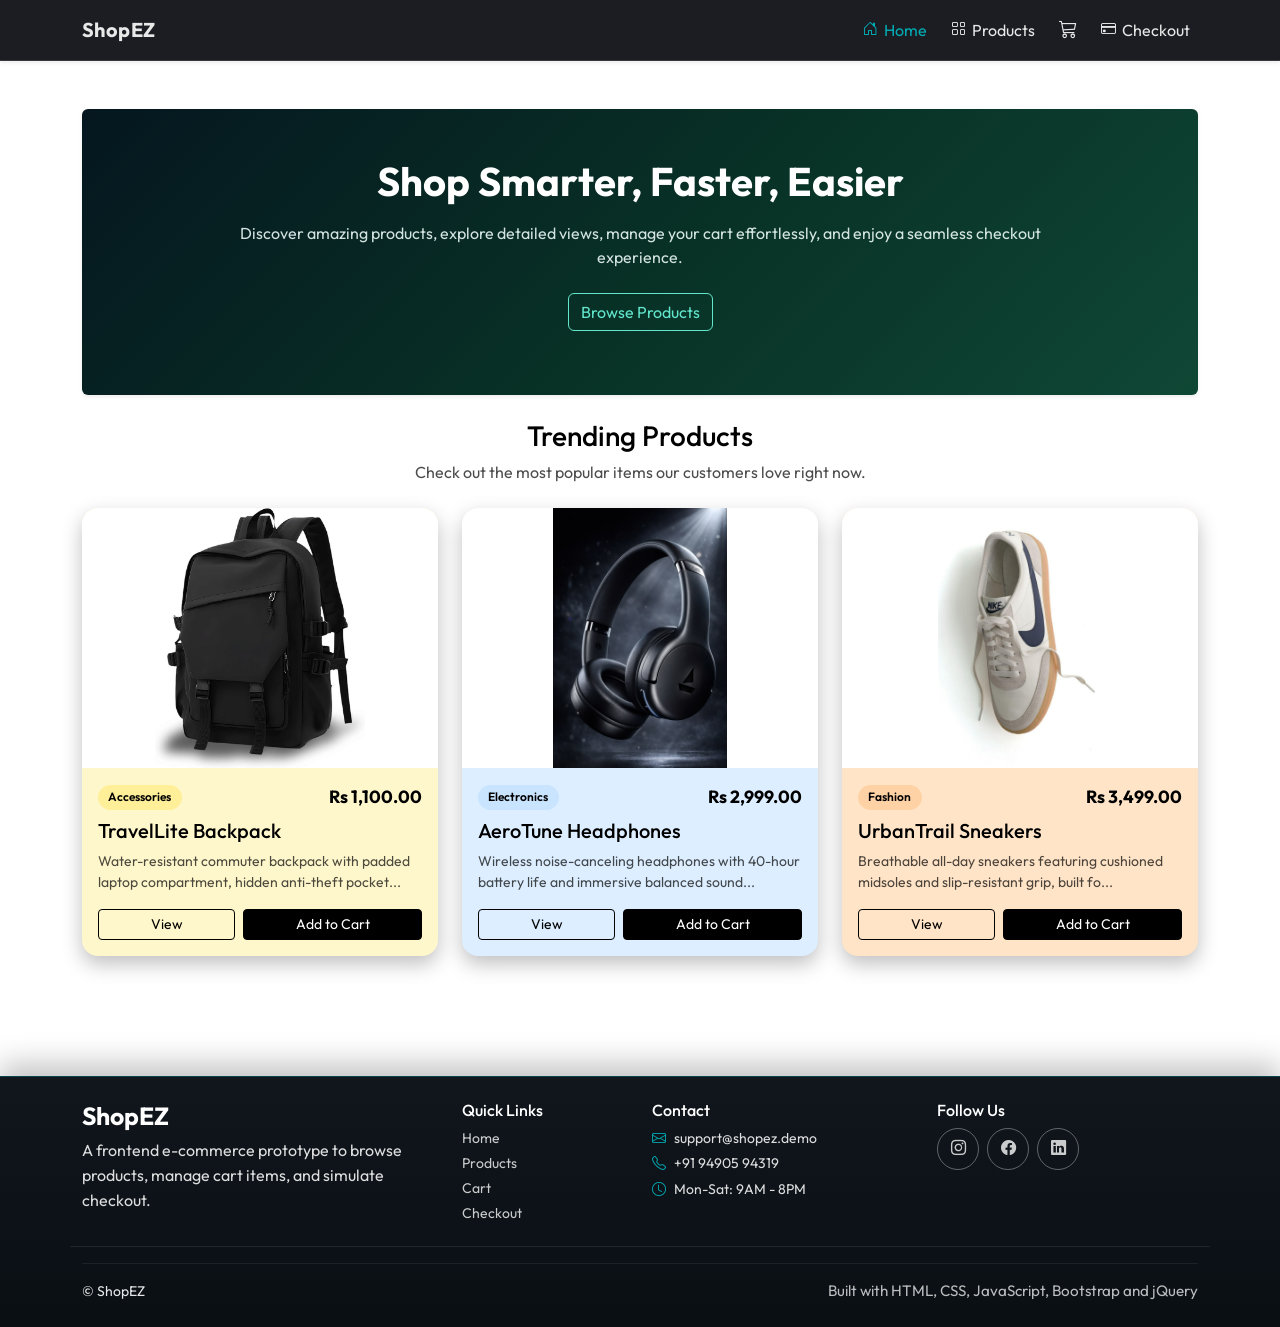
<file: index.html>
<!DOCTYPE html>
<html lang="en">
<head>
  <meta charset="UTF-8">
  <meta name="viewport" content="width=device-width, initial-scale=1.0">
  <title>ShopEZ | Home</title>
  <link rel="preconnect" href="https://fonts.googleapis.com">
  <link rel="preconnect" href="https://fonts.gstatic.com" crossorigin>
  <link href="https://fonts.googleapis.com/css2?family=Outfit:wght@400;500;600;700&display=swap" rel="stylesheet">
  <link href="https://cdn.jsdelivr.net/npm/bootstrap@5.3.3/dist/css/bootstrap.min.css" rel="stylesheet">
  <link href="https://cdn.jsdelivr.net/npm/bootstrap-icons@1.11.3/font/bootstrap-icons.css" rel="stylesheet">
  <link rel="stylesheet" href="css/styles.css">
</head>
<body>
  <nav class="navbar navbar-expand-lg bg-white shadow-sm border-bottom sticky-top">
    <div class="container">
      <a class="navbar-brand fw-bold" href="index.html">ShopEZ</a>
      <button class="navbar-toggler" type="button" data-bs-toggle="offcanvas" data-bs-target="#mainNav" aria-controls="mainNav" aria-expanded="false" aria-label="Toggle navigation">
        <span class="navbar-toggler-icon"></span>
      </button>
      <div class="offcanvas offcanvas-end offcanvas-lg" tabindex="-1" id="mainNav" aria-labelledby="mainNavLabel">
        <div class="offcanvas-header d-lg-none">
          <h5 class="offcanvas-title" id="mainNavLabel">Menu</h5>
          <button type="button" class="btn-close btn-close-white" data-bs-dismiss="offcanvas" aria-label="Close"></button>
        </div>
        <div class="offcanvas-body p-lg-0">
          <ul class="navbar-nav ms-auto align-items-lg-center gap-lg-2">
          <li class="nav-item">
            <a class="nav-link active" aria-current="page" href="index.html"><i class="bi bi-house-door"></i><span>Home</span></a>
          </li>
          <li class="nav-item">
            <a class="nav-link" href="products.html"><i class="bi bi-grid"></i><span>Products</span></a>
          </li>
          <li class="nav-item">
            <a class="nav-link nav-cart-icon position-relative" href="cart.html" aria-label="Cart">
              <i class="bi bi-cart3"></i>
              <span class="cart-count badge rounded-pill bg-primary position-absolute d-none">0</span>
            </a>
          </li>
          <li class="nav-item">
            <a class="nav-link" href="checkout.html"><i class="bi bi-credit-card"></i><span>Checkout</span></a>
          </li>
        </ul>
        </div>
      </div>
    </div>
  </nav>

  <main class="container py-4 py-md-5">
    <section class="mb-4">
      <div class="card border-0 shadow-sm p-4 p-md-5 text-center home-hero">
        <h1 class="display-6 fw-bold mb-3">Shop Smarter, Faster, Easier</h1>
        <p class="mb-4 home-hero-subtext">Discover amazing products, explore detailed views, manage your cart effortlessly, and enjoy a seamless checkout experience.</p>
        <div class="d-flex flex-column flex-sm-row justify-content-center gap-2 mb-3">
          <a href="products.html" class="btn btn-outline-primary">Browse Products</a>
        </div>
      </div>
    </section>

    <section class="mb-5">
      <h2 class="h3 mb-2 text-center">Trending Products</h2>
      <p class="text-center mb-4 trending-subtext">Check out the most popular items our customers love right now.</p>
      <section id="featured-grid" class="row g-4">
        <div class="col-12">
          <div class="card border-0 shadow-sm p-4 text-center">
            <p class="mb-0">Loading featured products...</p>
          </div>
        </div>
      </section>
    </section>
  </main>

  <footer class="site-footer mt-4">
    <div class="container py-4">
      <div class="row g-4 footer-top">
        <div class="col-md-4">
          <h2 class="footer-title h4 mb-2">ShopEZ</h2>
          <p class="footer-text mb-0">A frontend e-commerce prototype to browse products, manage cart items, and simulate checkout.</p>
        </div>
        <div class="col-6 col-md-2">
          <h3 class="h6 mb-2">Quick Links</h3>
          <div class="d-flex flex-column gap-1 small footer-links">
            <a href="index.html" class="text-decoration-none">Home</a>
            <a href="products.html" class="text-decoration-none">Products</a>
            <a href="cart.html" class="text-decoration-none">Cart</a>
            <a href="checkout.html" class="text-decoration-none">Checkout</a>
          </div>
        </div>
        <div class="col-6 col-md-3">
          <h3 class="h6 mb-2">Contact</h3>
          <p class="footer-text small mb-1"><i class="bi bi-envelope me-2"></i>support@shopez.demo</p>
          <p class="footer-text small mb-1"><i class="bi bi-telephone me-2"></i>+91 94905 94319</p>
          <p class="footer-text small mb-0"><i class="bi bi-clock me-2"></i>Mon-Sat: 9AM - 8PM</p>
        </div>
        <div class="col-md-3">
          <h3 class="h6 mb-2">Follow Us</h3>
          <div class="d-flex gap-2">
            <a href="https://www.instagram.com/" class="footer-social text-decoration-none" aria-label="Instagram" target="_blank"><i class="bi bi-instagram"></i></a>
            <a href="https://www.facebook.com/" class="footer-social text-decoration-none" aria-label="Facebook" target="_blank"><i class="bi bi-facebook"></i></a>
            <a href="https://www.linkedin.com/" class="footer-social text-decoration-none" aria-label="LinkedIn" target="_blank"><i class="bi bi-linkedin"></i></a>
          </div>
        </div>
      </div>
      <div class="footer-bottom d-flex flex-column flex-md-row justify-content-between align-items-md-center gap-2 pt-3 mt-3">
        <p class="mb-0 small">© ShopEZ </p>
        <p class="mb-0 footer-credit">Built with HTML, CSS, JavaScript, Bootstrap and jQuery</p>
      </div>
    </div>
  </footer>

  <script src="https://code.jquery.com/jquery-3.7.1.min.js"></script>
  <script src="https://cdn.jsdelivr.net/npm/bootstrap@5.3.3/dist/js/bootstrap.bundle.min.js"></script>
  <script src="js/common.js"></script>
  <script src="js/products.js"></script>
</body>
</html>
</file>
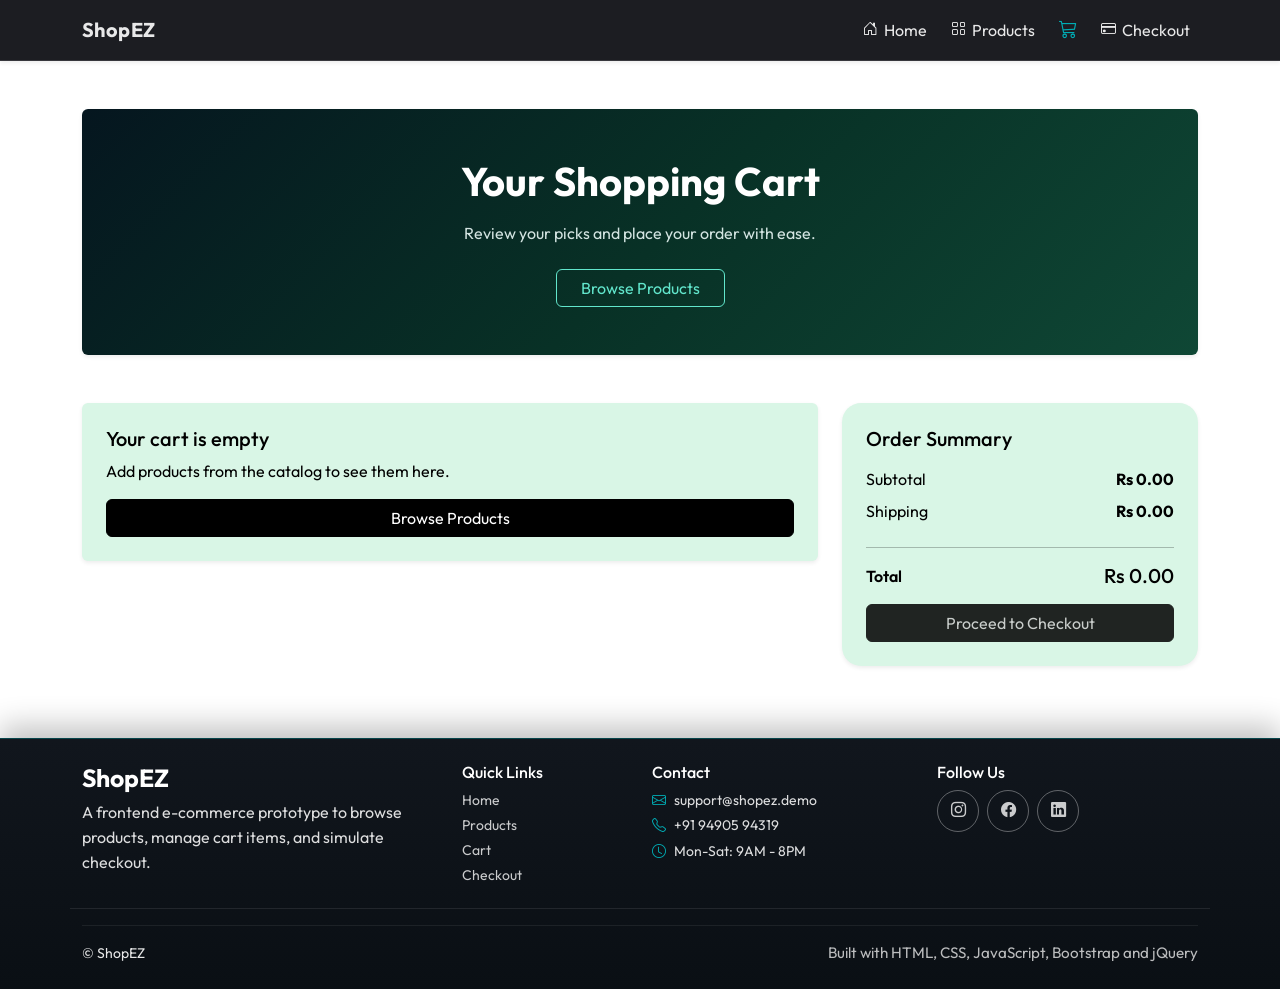
<file: cart.html>
<!DOCTYPE html>
<html lang="en">
<head>
  <meta charset="UTF-8">
  <meta name="viewport" content="width=device-width, initial-scale=1.0">
  <title>ShopEZ | Shopping Cart</title>
  <link rel="preconnect" href="https://fonts.googleapis.com">
  <link rel="preconnect" href="https://fonts.gstatic.com" crossorigin>
  <link href="https://fonts.googleapis.com/css2?family=Outfit:wght@400;500;600;700&display=swap" rel="stylesheet">
  <link href="https://cdn.jsdelivr.net/npm/bootstrap@5.3.3/dist/css/bootstrap.min.css" rel="stylesheet">
  <link href="https://cdn.jsdelivr.net/npm/bootstrap-icons@1.11.3/font/bootstrap-icons.css" rel="stylesheet">
  <link rel="stylesheet" href="css/styles.css">
</head>
<body>
  <nav class="navbar navbar-expand-lg bg-white shadow-sm border-bottom sticky-top">
    <div class="container">
      <a class="navbar-brand fw-bold" href="index.html">ShopEZ</a>
      <button class="navbar-toggler" type="button" data-bs-toggle="offcanvas" data-bs-target="#mainNav" aria-controls="mainNav" aria-expanded="false" aria-label="Toggle navigation">
        <span class="navbar-toggler-icon"></span>
      </button>
      <div class="offcanvas offcanvas-end offcanvas-lg" tabindex="-1" id="mainNav" aria-labelledby="mainNavLabel">
        <div class="offcanvas-header d-lg-none">
          <h5 class="offcanvas-title" id="mainNavLabel">Menu</h5>
          <button type="button" class="btn-close btn-close-white" data-bs-dismiss="offcanvas" aria-label="Close"></button>
        </div>
        <div class="offcanvas-body p-lg-0">
          <ul class="navbar-nav ms-auto align-items-lg-center gap-lg-2">
          <li class="nav-item">
            <a class="nav-link" href="index.html"><i class="bi bi-house-door"></i><span>Home</span></a>
          </li>
          <li class="nav-item">
            <a class="nav-link" href="products.html"><i class="bi bi-grid"></i><span>Products</span></a>
          </li>
          <li class="nav-item">
            <a class="nav-link nav-cart-icon position-relative active" aria-current="page" href="cart.html" aria-label="Cart">
              <i class="bi bi-cart3"></i>
              <span class="cart-count badge rounded-pill bg-primary position-absolute d-none">0</span>
            </a>
          </li>
          <li class="nav-item">
            <a class="nav-link" href="checkout.html"><i class="bi bi-credit-card"></i><span>Checkout</span></a>
          </li>
        </ul>
        </div>
      </div>
    </div>
  </nav>

  <main class="container py-4 py-md-5">
    <section class="card border-0 shadow-sm p-4 p-md-5 text-center home-hero mb-4 mb-md-5">
      <h1 class="display-6 fw-bold mb-3">Your Shopping Cart</h1>
      <p class="mb-4 home-hero-subtext">Review your picks and place your order with ease.</p>
      <div class="d-flex justify-content-center">
        <a href="products.html" class="btn btn-outline-primary px-4">Browse Products</a>
      </div>
    </section>

    <div class="row g-4">
      <div class="col-lg-8">
        <div id="empty-cart-state" class="card border-0 shadow-sm p-4 d-none">
          <h2 class="h5">Your cart is empty</h2>
          <p class="mb-3">Add products from the catalog to see them here.</p>
          <a href="products.html" class="btn btn-primary w-auto">Browse Products</a>
        </div>
        <div id="cart-content-wrap" class="card border-0 shadow-sm p-3 p-md-4 cart-content-wrap">
          <div id="cart-rows" class="vstack gap-3"></div>
          <div class="d-flex justify-content-end pt-3">
            <button id="clear-cart-btn" class="btn btn-outline-danger btn-sm">Clear Cart</button>
          </div>
        </div>
      </div>

      <div class="col-lg-4">
        <div class="card border-0 shadow-sm p-4 order-summary-card">
          <h2 class="h5 mb-3">Order Summary</h2>
          <div class="d-flex justify-content-between mb-2">
            <span>Subtotal</span>
            <strong id="summary-subtotal">Rs 0.00</strong>
          </div>
          <div class="d-flex justify-content-between mb-2">
            <span>Shipping</span>
            <strong id="summary-shipping">Rs 0.00</strong>
          </div>
          <hr>
          <div class="d-flex justify-content-between mb-3">
            <span class="fw-semibold">Total</span>
            <strong id="summary-total" class="h5 mb-0">Rs 0.00</strong>
          </div>
          <a id="checkout-btn" href="checkout.html" class="btn btn-primary w-100">Proceed to Checkout</a>
        </div>
      </div>
    </div>
  </main>

  <footer class="site-footer mt-4">
    <div class="container py-4">
      <div class="row g-4 footer-top">
        <div class="col-md-4">
          <h2 class="footer-title h4 mb-2">ShopEZ</h2>
          <p class="footer-text mb-0">A frontend e-commerce prototype to browse products, manage cart items, and simulate checkout.</p>
        </div>
        <div class="col-6 col-md-2">
          <h3 class="h6 mb-2">Quick Links</h3>
          <div class="d-flex flex-column gap-1 small footer-links">
            <a href="index.html" class="text-decoration-none">Home</a>
            <a href="products.html" class="text-decoration-none">Products</a>
            <a href="cart.html" class="text-decoration-none">Cart</a>
            <a href="checkout.html" class="text-decoration-none">Checkout</a>
          </div>
        </div>
        <div class="col-6 col-md-3">
          <h3 class="h6 mb-2">Contact</h3>
          <p class="footer-text small mb-1"><i class="bi bi-envelope me-2"></i>support@shopez.demo</p>
          <p class="footer-text small mb-1"><i class="bi bi-telephone me-2"></i>+91 94905 94319</p>
          <p class="footer-text small mb-0"><i class="bi bi-clock me-2"></i>Mon-Sat: 9AM - 8PM</p>
        </div>
        <div class="col-md-3">
          <h3 class="h6 mb-2">Follow Us</h3>
          <div class="d-flex gap-2">
            <a href="https://www.instagram.com/" class="footer-social text-decoration-none" aria-label="Instagram" target="_blank"><i class="bi bi-instagram"></i></a>
            <a href="https://www.facebook.com/" class="footer-social text-decoration-none" aria-label="Facebook" target="_blank"><i class="bi bi-facebook"></i></a>
            <a href="https://www.linkedin.com/" class="footer-social text-decoration-none" aria-label="LinkedIn" target="_blank"><i class="bi bi-linkedin"></i></a>
          </div>
        </div>
      </div>
      <div class="footer-bottom d-flex flex-column flex-md-row justify-content-between align-items-md-center gap-2 pt-3 mt-3">
        <p class="mb-0 small">© ShopEZ 
</p>
        <p class="mb-0 footer-credit">Built with HTML, CSS, JavaScript, Bootstrap and jQuery</p>
      </div>
    </div>
  </footer>

  <script src="https://code.jquery.com/jquery-3.7.1.min.js"></script>
  <script src="https://cdn.jsdelivr.net/npm/bootstrap@5.3.3/dist/js/bootstrap.bundle.min.js"></script>
  <script src="js/common.js"></script>
  <script src="js/cart.js"></script>
</body>
</html>
</file>
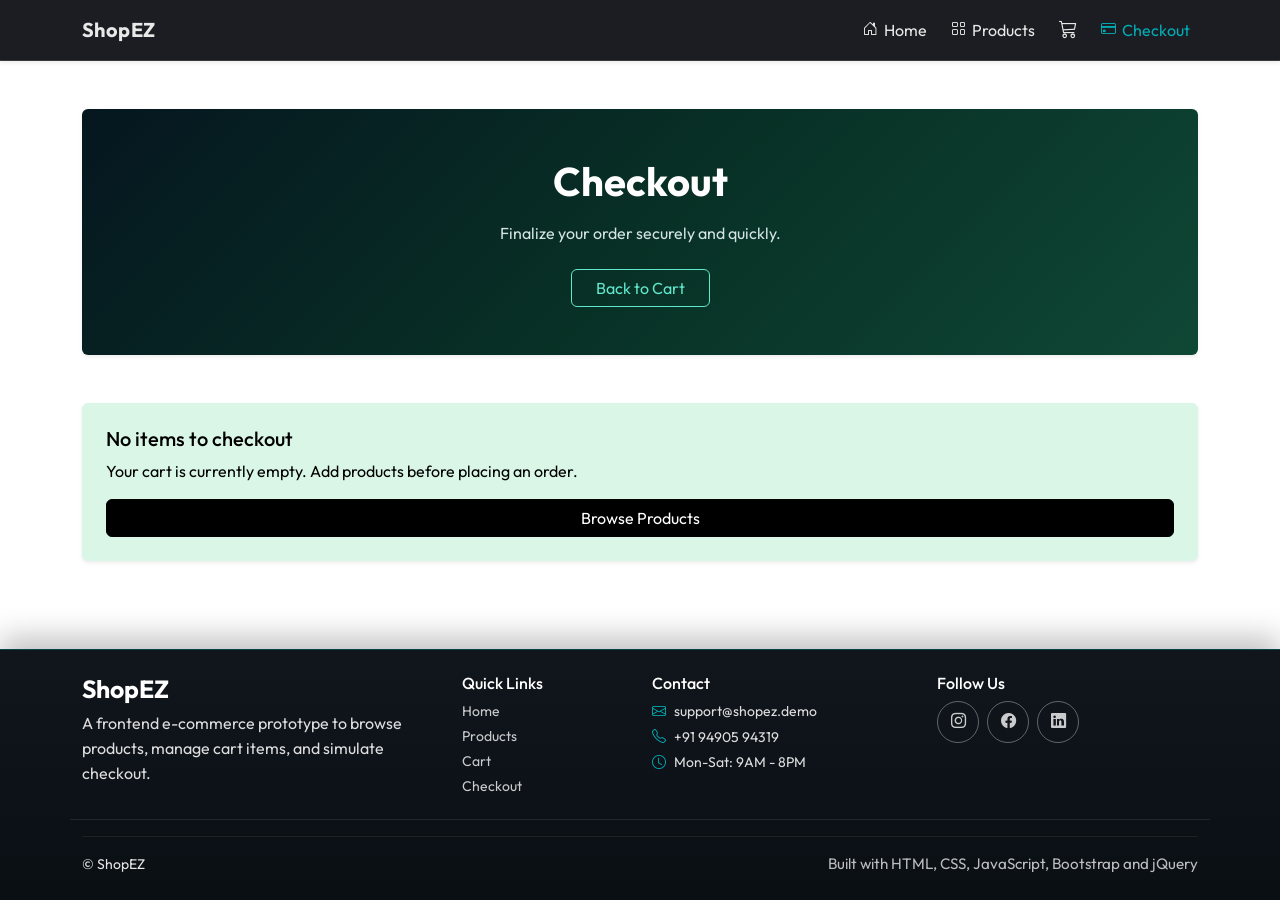
<file: checkout.html>
<!DOCTYPE html>
<html lang="en">
<head>
  <meta charset="UTF-8">
  <meta name="viewport" content="width=device-width, initial-scale=1.0">
  <title>ShopEZ | Checkout</title>
  <link rel="preconnect" href="https://fonts.googleapis.com">
  <link rel="preconnect" href="https://fonts.gstatic.com" crossorigin>
  <link href="https://fonts.googleapis.com/css2?family=Outfit:wght@400;500;600;700&display=swap" rel="stylesheet">
  <link href="https://cdn.jsdelivr.net/npm/bootstrap@5.3.3/dist/css/bootstrap.min.css" rel="stylesheet">
  <link href="https://cdn.jsdelivr.net/npm/bootstrap-icons@1.11.3/font/bootstrap-icons.css" rel="stylesheet">
  <link rel="stylesheet" href="css/styles.css">
</head>
<body>
  <nav class="navbar navbar-expand-lg bg-white shadow-sm border-bottom sticky-top">
    <div class="container">
      <a class="navbar-brand fw-bold" href="index.html">ShopEZ</a>
      <button class="navbar-toggler" type="button" data-bs-toggle="offcanvas" data-bs-target="#mainNav" aria-controls="mainNav" aria-expanded="false" aria-label="Toggle navigation">
        <span class="navbar-toggler-icon"></span>
      </button>
      <div class="offcanvas offcanvas-end offcanvas-lg" tabindex="-1" id="mainNav" aria-labelledby="mainNavLabel">
        <div class="offcanvas-header d-lg-none">
          <h5 class="offcanvas-title" id="mainNavLabel">Menu</h5>
          <button type="button" class="btn-close btn-close-white" data-bs-dismiss="offcanvas" aria-label="Close"></button>
        </div>
        <div class="offcanvas-body p-lg-0">
          <ul class="navbar-nav ms-auto align-items-lg-center gap-lg-2">
          <li class="nav-item">
            <a class="nav-link" href="index.html"><i class="bi bi-house-door"></i><span>Home</span></a>
          </li>
          <li class="nav-item">
            <a class="nav-link" href="products.html"><i class="bi bi-grid"></i><span>Products</span></a>
          </li>
          <li class="nav-item">
            <a class="nav-link nav-cart-icon position-relative" href="cart.html" aria-label="Cart">
              <i class="bi bi-cart3"></i>
              <span class="cart-count badge rounded-pill bg-primary position-absolute d-none">0</span>
            </a>
          </li>
          <li class="nav-item">
            <a class="nav-link active" aria-current="page" href="checkout.html"><i class="bi bi-credit-card"></i><span>Checkout</span></a>
          </li>
        </ul>
        </div>
      </div>
    </div>
  </nav>

  <main class="container py-4 py-md-5">
    <section class="card border-0 shadow-sm p-4 p-md-5 text-center home-hero mb-4 mb-md-5">
      <h1 class="display-6 fw-bold mb-3">Checkout</h1>
      <p class="mb-4 home-hero-subtext">Finalize your order securely and quickly.</p>
      <div class="d-flex justify-content-center">
        <a href="cart.html" class="btn btn-outline-primary px-4">Back to Cart</a>
      </div>
    </section>

    <div id="empty-checkout-state" class="card border-0 shadow-sm p-4 d-none">
      <h2 class="h5">No items to checkout</h2>
      <p class="mb-3">Your cart is currently empty. Add products before placing an order.</p>
      <a href="products.html" class="btn btn-primary w-auto">Browse Products</a>
    </div>

    <div id="checkout-card" class="row g-4">
      <div class="col-lg-7">
        <div class="card border-0 shadow-sm p-4 checkout-content-wrap">
          <h2 class="h5 mb-3">Shipping Details</h2>
          <form id="checkout-form" novalidate>
            <div class="row g-3">
              <div class="col-md-6">
                <label for="firstName" class="form-label">First Name</label>
                <input type="text" class="form-control" id="firstName" name="firstName" required>
                <div class="invalid-feedback">First name is required.</div>
              </div>
              <div class="col-md-6">
                <label for="lastName" class="form-label">Last Name</label>
                <input type="text" class="form-control" id="lastName" name="lastName" required>
                <div class="invalid-feedback">Last name is required.</div>
              </div>
              <div class="col-12">
                <label for="email" class="form-label">Email</label>
                <input type="email" class="form-control" id="email" name="email" required>
                <div class="invalid-feedback">Valid email is required.</div>
              </div>
              <div class="col-12">
                <label for="address" class="form-label">Address</label>
                <input type="text" class="form-control" id="address" name="address" required>
                <div class="invalid-feedback">Address is required.</div>
              </div>
              <div class="col-md-6">
                <label for="city" class="form-label">City</label>
                <input type="text" class="form-control" id="city" name="city" required>
                <div class="invalid-feedback">City is required.</div>
              </div>
              <div class="col-md-6">
                <label for="zip" class="form-label">ZIP</label>
                <input type="text" class="form-control" id="zip" name="zip" pattern="[0-9]{5,6}" required>
                <div class="invalid-feedback">Enter a valid ZIP code.</div>
              </div>
              <div class="col-12">
                <label for="payment" class="form-label">Payment Method</label>
                <select id="payment" name="payment" class="form-select" required>
                  <option value="">Select payment method</option>
                  <option value="card">Credit / Debit Card</option>
                  <option value="upi">UPI</option>
                  <option value="cod">Cash on Delivery</option>
                </select>
                <div class="invalid-feedback">Choose a payment method.</div>
              </div>
            </div>
            <button id="place-order-btn" type="submit" class="btn btn-primary mt-4 w-100">Place Order</button>
          </form>
        </div>
      </div>

      <div class="col-lg-5">
        <div class="card border-0 shadow-sm p-4 checkout-summary-card">
          <h2 class="h5 mb-3">Order Summary</h2>
          <div id="order-items" class="vstack gap-2 mb-3"></div>
          <div class="d-flex justify-content-between mb-2">
            <span>Subtotal</span>
            <strong id="checkout-subtotal">Rs 0.00</strong>
          </div>
          <div class="d-flex justify-content-between mb-2">
            <span>Shipping</span>
            <strong id="checkout-shipping">Rs 0.00</strong>
          </div>
          <hr>
          <div class="d-flex justify-content-between">
            <span class="fw-semibold">Total</span>
            <strong id="checkout-total" class="h5 mb-0">Rs 0.00</strong>
          </div>
        </div>
      </div>
    </div>

    <div id="success-message" class="card border-0 shadow-sm p-4 d-none checkout-content-wrap">
      <h2 class="h4 mb-2">Order placed successfully</h2>
      <p class="mb-2">Order reference: <strong id="order-ref"></strong></p>
      <p class="mb-3">Amount paid: <strong id="order-total"></strong></p>
      <a href="products.html" class="btn btn-primary w-auto">Continue Shopping</a>
    </div>
  </main>

  <footer class="site-footer mt-4">
    <div class="container py-4">
      <div class="row g-4 footer-top">
        <div class="col-md-4">
          <h2 class="footer-title h4 mb-2">ShopEZ</h2>
          <p class="footer-text mb-0">A frontend e-commerce prototype to browse products, manage cart items, and simulate checkout.</p>
        </div>
        <div class="col-6 col-md-2">
          <h3 class="h6 mb-2">Quick Links</h3>
          <div class="d-flex flex-column gap-1 small footer-links">
            <a href="index.html" class="text-decoration-none">Home</a>
            <a href="products.html" class="text-decoration-none">Products</a>
            <a href="cart.html" class="text-decoration-none">Cart</a>
            <a href="checkout.html" class="text-decoration-none">Checkout</a>
          </div>
        </div>
        <div class="col-6 col-md-3">
          <h3 class="h6 mb-2">Contact</h3>
          <p class="footer-text small mb-1"><i class="bi bi-envelope me-2"></i>support@shopez.demo</p>
          <p class="footer-text small mb-1"><i class="bi bi-telephone me-2"></i>+91 94905 94319</p>
          <p class="footer-text small mb-0"><i class="bi bi-clock me-2"></i>Mon-Sat: 9AM - 8PM</p>
        </div>
        <div class="col-md-3">
          <h3 class="h6 mb-2">Follow Us</h3>
          <div class="d-flex gap-2">
            <a href="https://www.instagram.com/" class="footer-social text-decoration-none" aria-label="Instagram" target="_blank"><i class="bi bi-instagram"></i></a>
            <a href="https://www.facebook.com/" class="footer-social text-decoration-none" aria-label="Facebook" target="_blank"><i class="bi bi-facebook"></i></a>
            <a href="https://www.linkedin.com/" class="footer-social text-decoration-none" aria-label="LinkedIn" target="_blank"><i class="bi bi-linkedin"></i></a>
          </div>
        </div>
      </div>
      <div class="footer-bottom d-flex flex-column flex-md-row justify-content-between align-items-md-center gap-2 pt-3 mt-3">
        <p class="mb-0 small">© ShopEZ 
</p>
        <p class="mb-0 footer-credit">Built with HTML, CSS, JavaScript, Bootstrap and jQuery</p>
      </div>
    </div>
  </footer>

  <script src="https://code.jquery.com/jquery-3.7.1.min.js"></script>
  <script src="https://cdn.jsdelivr.net/npm/bootstrap@5.3.3/dist/js/bootstrap.bundle.min.js"></script>
  <script src="js/common.js"></script>
  <script src="js/checkout.js"></script>
</body>
</html>
</file>
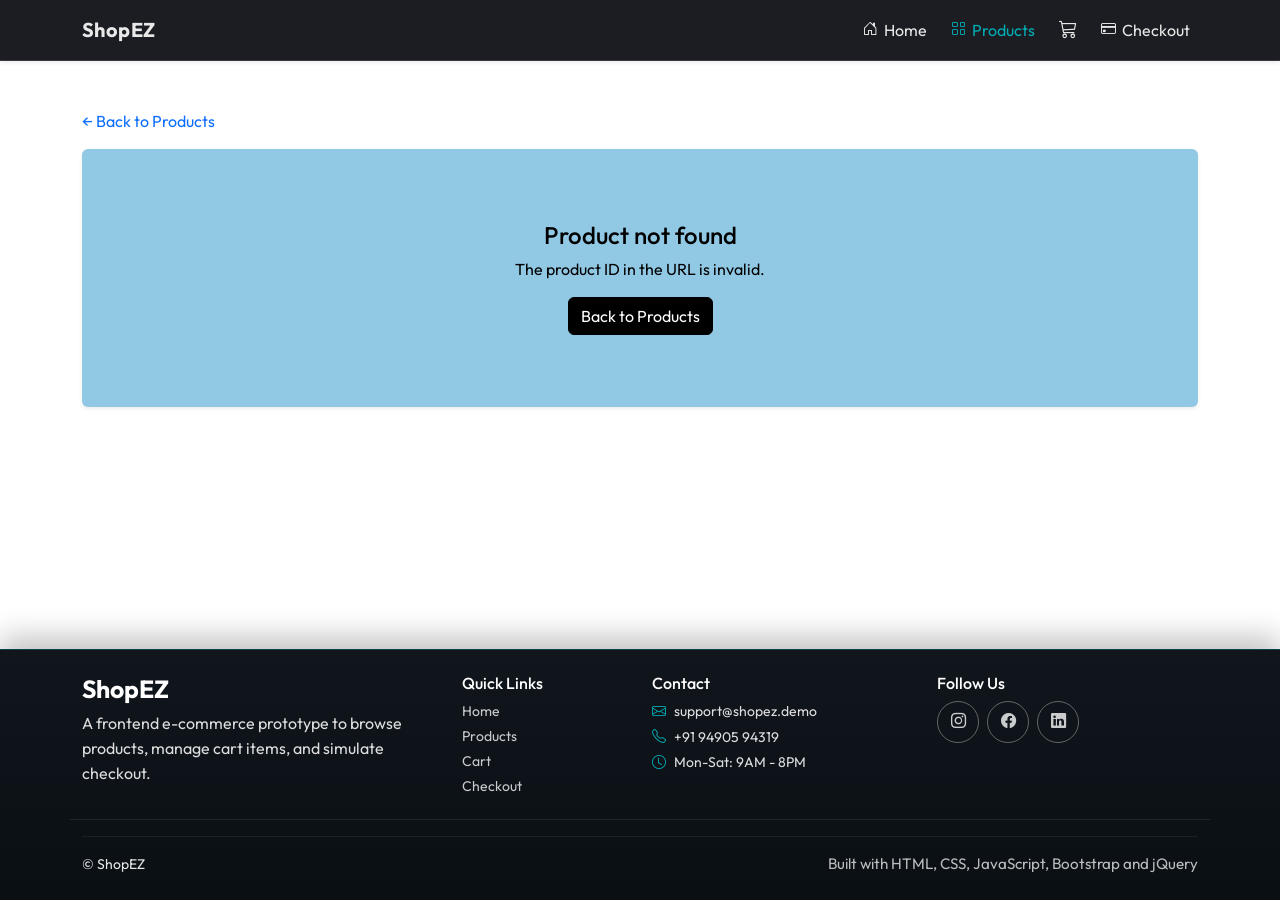
<file: product-details.html>
<!DOCTYPE html>
<html lang="en">
<head>
  <meta charset="UTF-8">
  <meta name="viewport" content="width=device-width, initial-scale=1.0">
  <title>ShopEZ | Product Details</title>
  <link rel="preconnect" href="https://fonts.googleapis.com">
  <link rel="preconnect" href="https://fonts.gstatic.com" crossorigin>
  <link href="https://fonts.googleapis.com/css2?family=Outfit:wght@400;500;600;700&display=swap" rel="stylesheet">
  <link href="https://cdn.jsdelivr.net/npm/bootstrap@5.3.3/dist/css/bootstrap.min.css" rel="stylesheet">
  <link href="https://cdn.jsdelivr.net/npm/bootstrap-icons@1.11.3/font/bootstrap-icons.css" rel="stylesheet">
  <link rel="stylesheet" href="css/styles.css">
</head>
<body>
  <nav class="navbar navbar-expand-lg bg-white shadow-sm border-bottom sticky-top">
    <div class="container">
      <a class="navbar-brand fw-bold" href="index.html">ShopEZ</a>
      <button class="navbar-toggler" type="button" data-bs-toggle="offcanvas" data-bs-target="#mainNav" aria-controls="mainNav" aria-expanded="false" aria-label="Toggle navigation">
        <span class="navbar-toggler-icon"></span>
      </button>
      <div class="offcanvas offcanvas-end offcanvas-lg" tabindex="-1" id="mainNav" aria-labelledby="mainNavLabel">
        <div class="offcanvas-header d-lg-none">
          <h5 class="offcanvas-title" id="mainNavLabel">Menu</h5>
          <button type="button" class="btn-close btn-close-white" data-bs-dismiss="offcanvas" aria-label="Close"></button>
        </div>
        <div class="offcanvas-body p-lg-0">
          <ul class="navbar-nav ms-auto align-items-lg-center gap-lg-2">
          <li class="nav-item">
            <a class="nav-link" href="index.html"><i class="bi bi-house-door"></i><span>Home</span></a>
          </li>
          <li class="nav-item">
            <a class="nav-link active" aria-current="page" href="products.html"><i class="bi bi-grid"></i><span>Products</span></a>
          </li>
          <li class="nav-item">
            <a class="nav-link nav-cart-icon position-relative" href="cart.html" aria-label="Cart">
              <i class="bi bi-cart3"></i>
              <span class="cart-count badge rounded-pill bg-primary position-absolute d-none">0</span>
            </a>
          </li>
          <li class="nav-item">
            <a class="nav-link" href="checkout.html"><i class="bi bi-credit-card"></i><span>Checkout</span></a>
          </li>
        </ul>
        </div>
      </div>
    </div>
  </nav>

  <main class="container py-4 py-md-5">
    <div class="mb-3">
      <a href="products.html" class="text-decoration-none back-breadcrumb">&larr; Back to Products</a>
    </div>
    <section id="product-view" class="card border-0 shadow-sm p-4 p-md-5">
      <p class="mb-0">Loading product details...</p>
    </section>
  </main>

  <footer class="site-footer mt-4">
    <div class="container py-4">
      <div class="row g-4 footer-top">
        <div class="col-md-4">
          <h2 class="footer-title h4 mb-2">ShopEZ</h2>
          <p class="footer-text mb-0">A frontend e-commerce prototype to browse products, manage cart items, and simulate checkout.</p>
        </div>
        <div class="col-6 col-md-2">
          <h3 class="h6 mb-2">Quick Links</h3>
          <div class="d-flex flex-column gap-1 small footer-links">
            <a href="index.html" class="text-decoration-none">Home</a>
            <a href="products.html" class="text-decoration-none">Products</a>
            <a href="cart.html" class="text-decoration-none">Cart</a>
            <a href="checkout.html" class="text-decoration-none">Checkout</a>
          </div>
        </div>
        <div class="col-6 col-md-3">
          <h3 class="h6 mb-2">Contact</h3>
          <p class="footer-text small mb-1"><i class="bi bi-envelope me-2"></i>support@shopez.demo</p>
          <p class="footer-text small mb-1"><i class="bi bi-telephone me-2"></i>+91 94905 94319</p>
          <p class="footer-text small mb-0"><i class="bi bi-clock me-2"></i>Mon-Sat: 9AM - 8PM</p>
        </div>
        <div class="col-md-3">
          <h3 class="h6 mb-2">Follow Us</h3>
          <div class="d-flex gap-2">
           <a href="https://www.instagram.com/" class="footer-social text-decoration-none" aria-label="Instagram" target="_blank"><i class="bi bi-instagram"></i></a>
            <a href="https://www.facebook.com/" class="footer-social text-decoration-none" aria-label="Facebook" target="_blank"><i class="bi bi-facebook"></i></a>
            <a href="https://www.linkedin.com/" class="footer-social text-decoration-none" aria-label="LinkedIn" target="_blank"><i class="bi bi-linkedin"></i></a>
          </div>
        </div>
      </div>
      <div class="footer-bottom d-flex flex-column flex-md-row justify-content-between align-items-md-center gap-2 pt-3 mt-3">
        <p class="mb-0 small">© ShopEZ 
</p>
        <p class="mb-0 footer-credit">Built with HTML, CSS, JavaScript, Bootstrap and jQuery</p>
      </div>
    </div>
  </footer>

  <script src="https://code.jquery.com/jquery-3.7.1.min.js"></script>
  <script src="https://cdn.jsdelivr.net/npm/bootstrap@5.3.3/dist/js/bootstrap.bundle.min.js"></script>
  <script src="js/common.js"></script>
  <script src="js/products.js"></script>
</body>
</html>
</file>
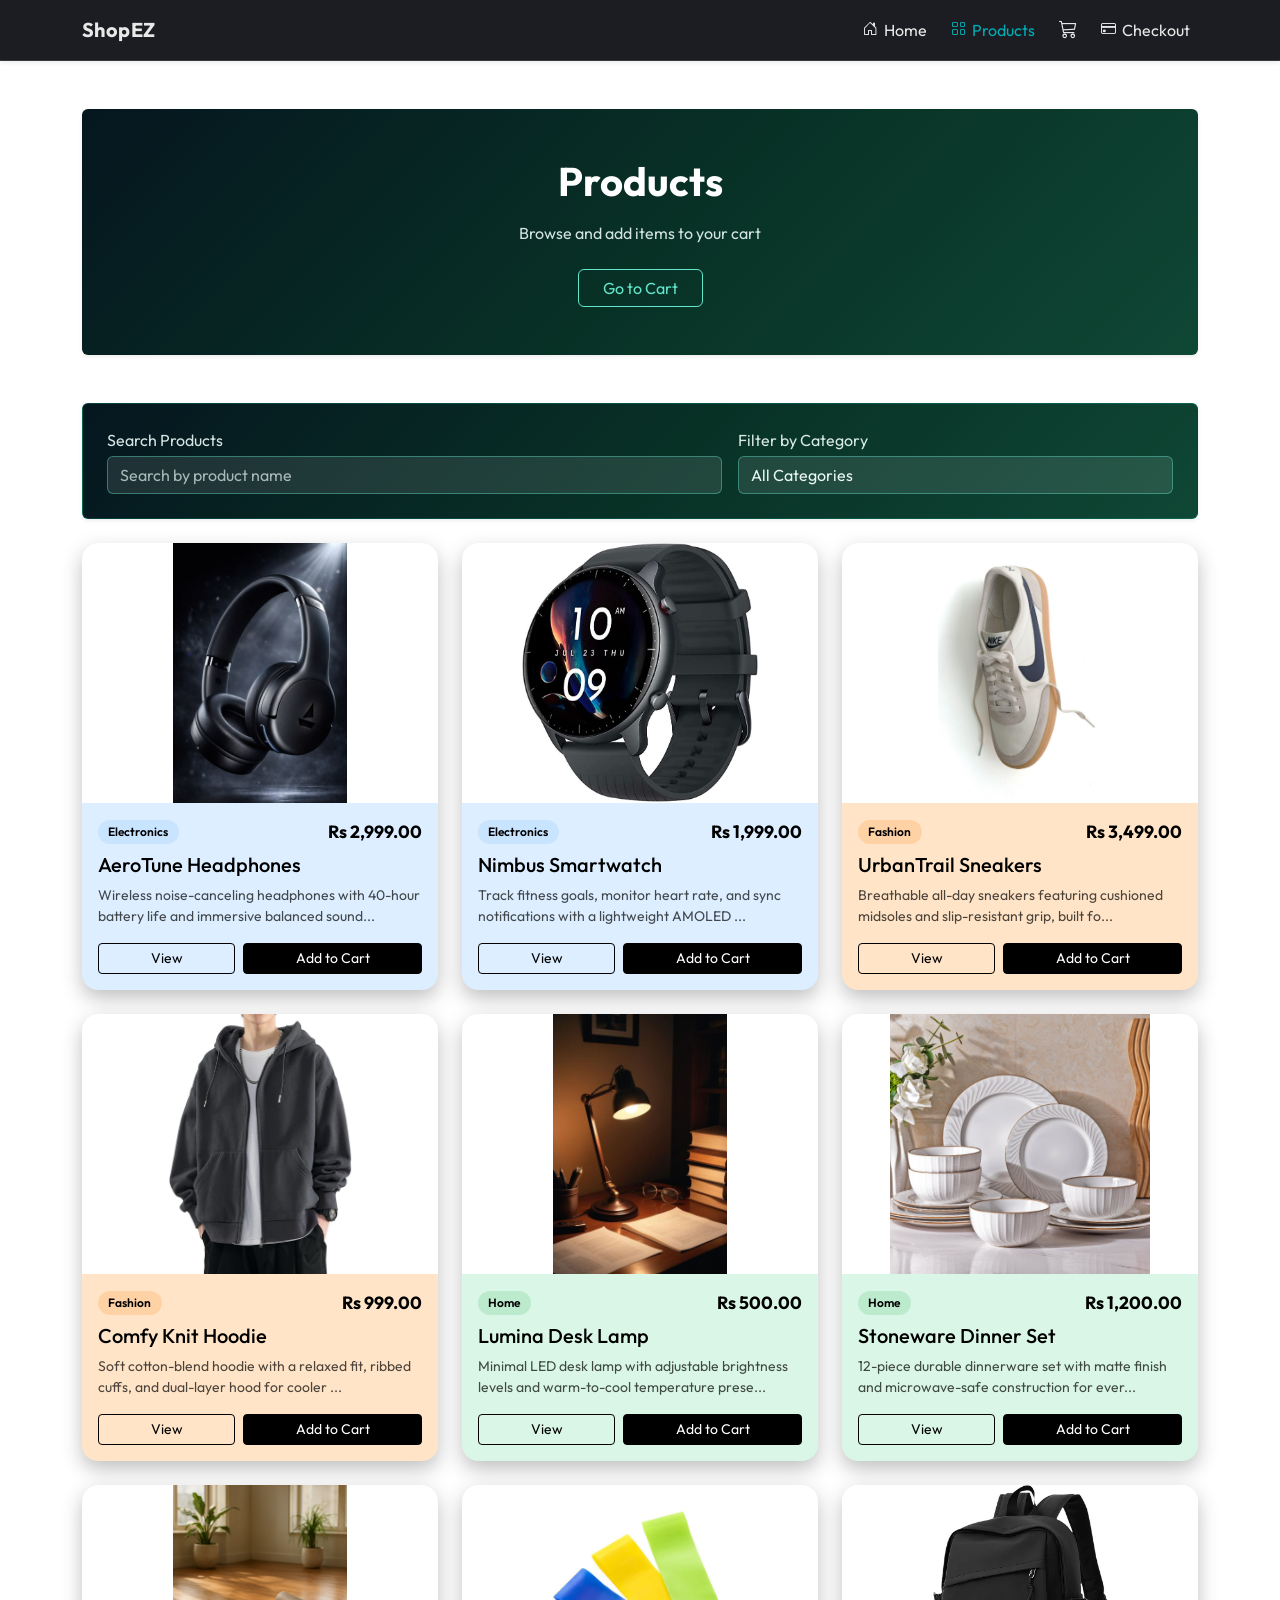
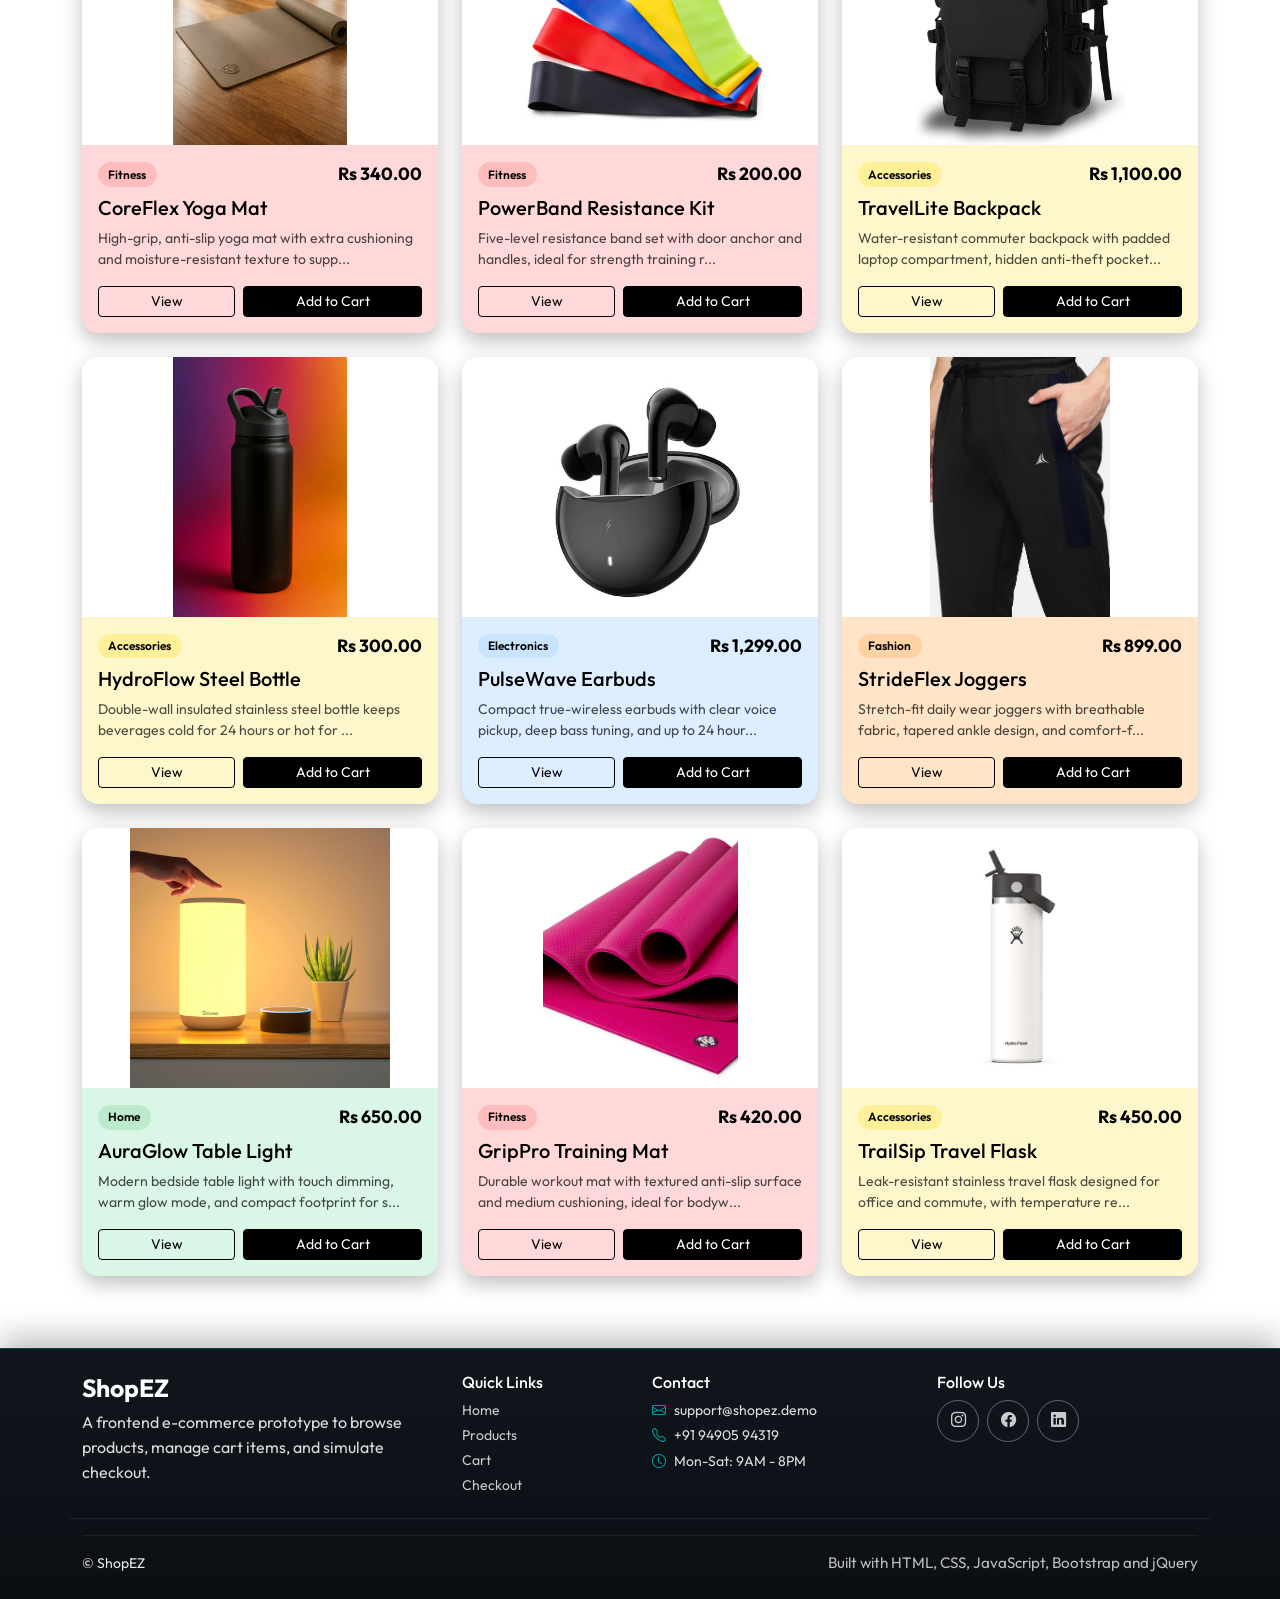
<file: products.html>
<!DOCTYPE html>
<html lang="en">
<head>
  <meta charset="UTF-8">
  <meta name="viewport" content="width=device-width, initial-scale=1.0">
  <title>ShopEZ | Products</title>
  <link rel="preconnect" href="https://fonts.googleapis.com">
  <link rel="preconnect" href="https://fonts.gstatic.com" crossorigin>
  <link href="https://fonts.googleapis.com/css2?family=Outfit:wght@400;500;600;700&display=swap" rel="stylesheet">
  <link href="https://cdn.jsdelivr.net/npm/bootstrap@5.3.3/dist/css/bootstrap.min.css" rel="stylesheet">
  <link href="https://cdn.jsdelivr.net/npm/bootstrap-icons@1.11.3/font/bootstrap-icons.css" rel="stylesheet">
  <link rel="stylesheet" href="css/styles.css">
</head>
<body>
  <nav class="navbar navbar-expand-lg bg-white shadow-sm border-bottom sticky-top">
    <div class="container">
      <a class="navbar-brand fw-bold" href="index.html">ShopEZ</a>
      <button class="navbar-toggler" type="button" data-bs-toggle="offcanvas" data-bs-target="#mainNav" aria-controls="mainNav" aria-expanded="false" aria-label="Toggle navigation">
        <span class="navbar-toggler-icon"></span>
      </button>
      <div class="offcanvas offcanvas-end offcanvas-lg" tabindex="-1" id="mainNav" aria-labelledby="mainNavLabel">
        <div class="offcanvas-header d-lg-none">
          <h5 class="offcanvas-title" id="mainNavLabel">Menu</h5>
          <button type="button" class="btn-close btn-close-white" data-bs-dismiss="offcanvas" aria-label="Close"></button>
        </div>
        <div class="offcanvas-body p-lg-0">
          <ul class="navbar-nav ms-auto align-items-lg-center gap-lg-2">
          <li class="nav-item">
            <a class="nav-link" href="index.html"><i class="bi bi-house-door"></i><span>Home</span></a>
          </li>
          <li class="nav-item">
            <a class="nav-link active" aria-current="page" href="products.html"><i class="bi bi-grid"></i><span>Products</span></a>
          </li>
          <li class="nav-item">
            <a class="nav-link nav-cart-icon position-relative" href="cart.html" aria-label="Cart">
              <i class="bi bi-cart3"></i>
              <span class="cart-count badge rounded-pill bg-primary position-absolute d-none">0</span>
            </a>
          </li>
          <li class="nav-item">
            <a class="nav-link" href="checkout.html"><i class="bi bi-credit-card"></i><span>Checkout</span></a>
          </li>
        </ul>
        </div>
      </div>
    </div>
  </nav>

  <main class="container py-4 py-md-5">
    <section class="card border-0 shadow-sm p-4 p-md-5 text-center home-hero mb-4 mb-md-5">
      <h1 class="display-6 fw-bold mb-3">Products</h1>
      <p class="mb-4 home-hero-subtext">Browse and add items to your cart</p>
      <div class="d-flex justify-content-center">
        <a href="cart.html" class="btn btn-outline-primary px-4">Go to Cart</a>
      </div>
    </section>

    <section class="card p-3 p-md-4 mb-4 border-0 shadow-sm products-filter-panel">
      <div class="row g-3 align-items-center">
        <div class="col-md-7">
          <label for="search-input" class="form-label mb-1">Search Products</label>
          <input type="search" id="search-input" class="form-control" placeholder="Search by product name">
        </div>
        <div class="col-md-5">
          <label for="category-select" class="form-label mb-1">Filter by Category</label>
          <select id="category-select" class="form-select">
            <option value="all">All Categories</option>
          </select>
        </div>
      </div>
    </section>

    <div id="product-empty" class="card border-0 shadow-sm p-3 d-none mb-4">
      <p class="mb-0">No products match your current filters.</p>
    </div>

    <section id="product-grid" class="row g-4">
      <div class="col-12">
        <div class="card border-0 shadow-sm p-4 text-center">
          <p class="mb-0">Loading products...</p>
        </div>
      </div>
    </section>
  </main>

  <footer class="site-footer mt-4">
    <div class="container py-4">
      <div class="row g-4 footer-top">
        <div class="col-md-4">
          <h2 class="footer-title h4 mb-2">ShopEZ</h2>
          <p class="footer-text mb-0">A frontend e-commerce prototype to browse products, manage cart items, and simulate checkout.</p>
        </div>
        <div class="col-6 col-md-2">
          <h3 class="h6 mb-2">Quick Links</h3>
          <div class="d-flex flex-column gap-1 small footer-links">
            <a href="index.html" class="text-decoration-none">Home</a>
            <a href="products.html" class="text-decoration-none">Products</a>
            <a href="cart.html" class="text-decoration-none">Cart</a>
            <a href="checkout.html" class="text-decoration-none">Checkout</a>
          </div>
        </div>
        <div class="col-6 col-md-3">
          <h3 class="h6 mb-2">Contact</h3>
          <p class="footer-text small mb-1"><i class="bi bi-envelope me-2"></i>support@shopez.demo</p>
          <p class="footer-text small mb-1"><i class="bi bi-telephone me-2"></i>+91 94905 94319</p>
          <p class="footer-text small mb-0"><i class="bi bi-clock me-2"></i>Mon-Sat: 9AM - 8PM</p>
        </div>
        <div class="col-md-3">
          <h3 class="h6 mb-2">Follow Us</h3>
          <div class="d-flex gap-2">
           <a href="https://www.instagram.com/" class="footer-social text-decoration-none" aria-label="Instagram" target="_blank"><i class="bi bi-instagram"></i></a>
            <a href="https://www.facebook.com/" class="footer-social text-decoration-none" aria-label="Facebook" target="_blank"><i class="bi bi-facebook"></i></a>
            <a href="https://www.linkedin.com/" class="footer-social text-decoration-none" aria-label="LinkedIn" target="_blank"><i class="bi bi-linkedin"></i></a>
          </div>
        </div>
      </div>
      <div class="footer-bottom d-flex flex-column flex-md-row justify-content-between align-items-md-center gap-2 pt-3 mt-3">
        <p class="mb-0 small">© ShopEZ 
</p>
        <p class="mb-0 footer-credit">Built with HTML, CSS, JavaScript, Bootstrap and jQuery</p>
      </div>
    </div>
  </footer>

  <script src="https://code.jquery.com/jquery-3.7.1.min.js"></script>
  <script src="https://cdn.jsdelivr.net/npm/bootstrap@5.3.3/dist/js/bootstrap.bundle.min.js"></script>
  <script src="js/common.js"></script>
  <script src="js/products.js"></script>
</body>
</html>
</file>
<file: css/styles.css>
*,
*::before,
*::after {
  box-sizing: border-box;
}

:root {
  --bg: #071b2a;
  --card: #91c8e4;
  --text: #000000;
  --muted: rgba(0, 0, 0, 0.7);
  --brand: #4a70a9;
  --brand-strong: #365887;
  --accent: #4a70a9;
  --border-soft: rgba(0, 0, 0, 0.14);
}

body {
  margin: 0;
  min-height: 100vh;
  display: flex;
  flex-direction: column;
  font-family: "Outfit", "Segoe UI", sans-serif;
  color: var(--text);
  background: none;
}

main {
  flex: 1 0 auto;
  width: 100%;
  color: var(--text);
}

.navbar-brand {
  letter-spacing: 0.02em;
}

.hero {
  background: linear-gradient(125deg, #4a70a9, #0963e0 55%, #000000 100%);
  border-radius: 1.2rem;
  color: #ffffff;
  border: 1px solid rgba(255, 255, 255, 0.18);
  padding: 2.2rem 2.4rem;
  box-shadow: 0 16px 40px rgba(6, 23, 48, 0.28);
}

.hero-kicker {
  color: rgba(255, 255, 255, 0.88);
}

.hero-subtitle {
  max-width: 42rem;
  color: rgba(255, 255, 255, 0.92);
}

.letter-space {
  letter-spacing: 0.06em;
}

.hero-panel {
  border: 1px solid rgba(255, 255, 255, 0.24);
  border-radius: 0.95rem;
  background: rgba(255, 255, 255, 0.08);
  backdrop-filter: blur(2px);
  padding: 1rem;
}

.hero-point {
  padding: 0.2rem 0;
}

.hero-point + .hero-point {
  border-top: 1px solid rgba(255, 255, 255, 0.2);
  margin-top: 0.65rem;
  padding-top: 0.8rem;
}

.hero-point h3 {
  font-size: 1.05rem;
  font-weight: 600;
}

.hero-point p {
  color: rgba(255, 255, 255, 0.86);
  font-size: 0.93rem;
}

.home-hero {
  background: linear-gradient(135deg, #05161f 0%, #083126 52%, #0f4735 100%) !important;
  color: #e9f7f5;
  border: 1px solid rgba(0, 224, 184, 0.24);
  box-shadow: 0 14px 34px rgba(2, 18, 24, 0.42);
}

.home-hero h1 {
  color: #ffffff;
}

.home-hero-subtext {
  max-width: 52rem;
  margin-left: auto;
  margin-right: auto;
  color: rgba(233, 247, 245, 0.9);
}

.home-hero .btn-outline-primary {
  color: #62e6cc;
  border-color: #62e6cc;
}

.home-hero .btn-outline-primary:hover {
  background: #0f3440;
  color: #d6fff6;
  border-color: #62e6cc;
}
#featured-grid > .col-12 > .card,
#product-grid > .col-12 > .card,
#product-empty.card {
  background: #d9f6e6;
}

.card.products-filter-panel {
  background: linear-gradient(135deg, #05161f 0%, #083126 52%, #0f4735 100%) !important;
  border: 1px solid rgba(0, 224, 184, 0.2) !important;
  box-shadow: 0 12px 28px rgba(2, 18, 24, 0.34);
}

.products-filter-panel .form-label {
  color: rgba(233, 247, 245, 0.92);
}

.products-filter-panel .form-control,
.products-filter-panel .form-select {
  background: rgba(255, 255, 255, 0.1) !important;
  border-color: rgba(98, 230, 204, 0.4) !important;
  color: #e9f7f5 !important;
}

.products-filter-panel .form-control::placeholder {
  color: rgba(233, 247, 245, 0.68);
}

.products-filter-panel .form-control:focus,
.products-filter-panel .form-select:focus {
  border-color: #62e6cc;
  box-shadow: 0 0 0 0.2rem rgba(98, 230, 204, 0.2);
}

.products-filter-panel .form-select option {
  color: #111111;
  background: #ffffff;
}

.trust-highlights {
  color: var(--muted);
}

.category-card {
  color: var(--text);
  transition: transform 0.2s ease, box-shadow 0.2s ease;
}

.category-card:hover {
  transform: translateY(-3px);
  box-shadow: 0 10px 24px rgba(0, 0, 0, 0.2);
}

.trending-subtext {
  color: var(--muted);
}

.promo-line {
  color: #d62828;
}

.product-card {
  height: 100%;
  border: 0;
  background: var(--card);
  border-radius: 1rem;
  box-shadow: 0 8px 20px rgba(0, 0, 0, 0.25);
  transition: transform 0.2s ease, box-shadow 0.2s ease;
}

.product-card.cat-light-green {
  background: #d9f6e6;
}

.product-card.cat-light-blue {
  background: #dceeff;
}

.product-card.cat-light-yellow {
  background: #fff7cc;
}

.product-card.cat-light-orange {
  background: #ffe4c7;
}

.product-card.cat-light-red {
  background: #ffd9d9;
}

#product-view.cat-light-green {
  background: #d9f6e6;
}

#product-view.cat-light-blue {
  background: #dceeff;
}

#product-view.cat-light-yellow {
  background: #fff7cc;
}

#product-view.cat-light-orange {
  background: #ffe4c7;
}

#product-view.cat-light-red {
  background: #ffd9d9;
}

.product-card:hover {
  transform: translateY(-4px);
  box-shadow: 0 16px 34px rgba(0, 0, 0, 0.35);
}

.product-thumb {
  width: 100%;
  height: 260px;
  object-fit: contain;
  object-position: center;
  background: #ffffff;
  padding: 0;
  border-top-left-radius: 1rem;
  border-top-right-radius: 1rem;
}

.category-pill {
  font-size: 0.75rem;
  font-weight: 600;
  color: #000000;
  background: rgba(0, 0, 0, 0.12);
  border-radius: 999px;
  padding: 0.2rem 0.65rem;
}

.product-card.cat-light-green .category-pill {
  background: #bceacc;
}

.product-card.cat-light-blue .category-pill {
  background: #c9e4ff;
}

.product-card.cat-light-yellow .category-pill {
  background: #ffef99;
}

.product-card.cat-light-orange .category-pill {
  background: #ffd2a6;
}

.product-card.cat-light-red .category-pill {
  background: #ffbcbc;
}

#product-view.cat-light-green .category-pill {
  background: #bceacc;
}

#product-view.cat-light-blue .category-pill {
  background: #c9e4ff;
}

#product-view.cat-light-yellow .category-pill {
  background: #ffef99;
}

#product-view.cat-light-orange .category-pill {
  background: #ffd2a6;
}

#product-view.cat-light-red .category-pill {
  background: #ffbcbc;
}

.category-highlight-card {
  border-radius: 0.9rem;
  transition: transform 0.2s ease, box-shadow 0.2s ease;
}

.category-highlight-card:hover {
  transform: translateY(-3px);
  box-shadow: 0 12px 26px rgba(0, 0, 0, 0.26);
}

.price-tag {
  font-size: 1.1rem;
  font-weight: 700;
}

.btn-primary {
  border-color: #000000;
  background-color: #000000;
  color: #ffffff;
}

.btn-primary:hover,
.btn-primary:focus {
  border-color: #111111;
  background-color: #111111;
  color: #ffffff;
}

.btn-primary:disabled,
.btn-primary.disabled {
  border-color: #000000;
  background-color: #000000;
  color: #c7c7c7;
  opacity: 0.85;
}

.btn-outline-primary {
  color: #000000;
  border-color: #000000;
}

.btn-outline-primary:hover {
  background-color: #000000;
  border-color: #000000;
  color: #ffffff;
}

.back-breadcrumb {
  display: inline-flex;
  align-items: center;
  justify-content: flex-start;
  width: fit-content;
  white-space: nowrap;
  line-height: 1.2;
}

.product-detail-image {
  width: 100%;
  max-height: 380px;
  object-fit: contain;
  background: #efece3;
  padding: 0.5rem;
  border-radius: 0.9rem;
}

.product-meta {
  color: var(--muted);
}

.line-item-image {
  width: 110px;
  height: 88px;
  object-fit: contain;
  object-position: center;
  border-radius: 0.8rem;
  border: 2px solid rgba(0,0,0,0.12);
  box-shadow: 0 2px 10px rgba(0, 0, 0, 0.12);
  background: #fff;
  padding: 0.2rem;
}

.card.cart-content-wrap,
.card.order-summary-card,
.card.cart-item-card,
#empty-cart-state.card {
  background: #d9f6e6;
}

#cart-content-wrap,
#empty-cart-state,
.order-summary-card,
#cart-rows .cart-item-card {
  background-color: #d9f6e6 !important;
}

.cart-item-card {
  border-radius: 1.1rem;
  border: 1px solid rgba(42, 116, 53, 0.18);
}

.cart-content-wrap,
.order-summary-card {
  border: 1px solid rgba(42, 116, 53, 0.25);
  box-shadow: 0 5px 20px rgba(32, 86, 36, 0.07);
  border-radius: 1.2rem;
}

.cart-item-card .card-body {
  padding: 1rem 1rem;
}

.card.checkout-content-wrap,
.card.checkout-summary-card,
#empty-checkout-state.card,
#success-message.card {
  background: #d9f6e6;
}

.checkout-content-wrap,
.checkout-summary-card {
  border: 1px solid rgba(42, 116, 53, 0.25);
  box-shadow: 0 5px 20px rgba(32, 86, 36, 0.07);
  border-radius: 1.2rem;
}

.checkout-item-card {
  border-radius: 1rem;
  border: 1px solid rgba(42, 116, 53, 0.18);
  background: #d9f6e6 !important;
}

.qty-input {
  width: 88px;
}

.qty-control {
  display: inline-flex;
  align-items: center;
  justify-content: center;
  gap: 0.45rem;
  width: 100%;
}

.detail-qty-control {
  width: auto;
  justify-content: flex-start;
}

.qty-control .qty-input {
  width: 64px;
  height: 34px;
  font-size: 1rem;
  text-align: center;
  padding-left: 0.25rem;
  padding-right: 0.25rem;
}

.quantity-input::-webkit-outer-spin-button,
.quantity-input::-webkit-inner-spin-button {
  -webkit-appearance: none;
  margin: 0;
}

.quantity-input {
  appearance: textfield;
  -moz-appearance: textfield;
}

.qty-btn {
  width: 34px;
  height: 34px;
  padding: 0;
  border-color: rgba(0, 0, 0, 0.35);
  background: #ffffff;
  color: #111111;
  font-size: 1.15rem;
  font-weight: 700;
  display: inline-flex;
  align-items: center;
  justify-content: center;
  line-height: 1;
}

.qty-btn:hover {
  background: #111111;
  border-color: #111111;
  color: #ffffff;
}

.remove-item-btn,
#clear-cart-btn {
  background: #000000 !important;
  border-color: #000000 !important;
  color: #ffffff !important;
}

.remove-item-btn:hover,
#clear-cart-btn:hover {
  background: #1a1a1a !important;
  border-color: #1a1a1a !important;
  color: #ffffff !important;
}

.order-item {
  padding: 0.7rem 0;
}

.order-item-name {
  font-weight: 600;
}

.order-item-meta {
  color: var(--muted);
  font-size: 0.9rem;
}

.toast-container {
  z-index: 1090;
}

.shopez-toast {
  border: 1px solid rgba(0, 0, 0, 0.12);
  color: #111111;
}

.shopez-toast .small {
  color: inherit;
}

.shopez-toast.toast-cat-light-green {
  background: #d9f6e6 !important;
}

.shopez-toast.toast-cat-light-blue {
  background: #dceeff !important;
}

.shopez-toast.toast-cat-light-yellow {
  background: #fff7cc !important;
}

.shopez-toast.toast-cat-light-orange {
  background: #ffe4c7 !important;
}

.shopez-toast.toast-cat-light-red {
  background: #ffd9d9 !important;
}

.site-footer {
  border-top: 1px solid rgba(0, 173, 181, 0.34);
  background: linear-gradient(180deg, #11161d 0%, #0a0f14 100%);
  color: #ffffff;
  box-shadow: 0 -12px 28px rgba(0, 0, 0, 0.24);
}

.site-footer a {
  color: rgba(255, 255, 255, 0.78);
  transition: color 0.2s ease;
}

.site-footer a:hover {
  color: #00adb5;
}

.site-footer .footer-top {
  border-bottom: 1px solid rgba(255, 255, 255, 0.09);
  padding-bottom: 1.4rem;
}

.footer-title {
  font-size: 1.55rem;
  font-weight: 700;
  color: #ffffff;
}

.footer-text {
  color: rgba(255, 255, 255, 0.86);
  line-height: 1.55;
}
.footer-text i {
  color: #00adb5;
}
.footer-links a {
  width: fit-content;
}

.footer-social {
  width: 42px;
  height: 42px;
  display: inline-flex;
  align-items: center;
  justify-content: center;
  border-radius: 50%;
  border: 1px solid rgba(255, 255, 255, 0.34);
  color: rgba(255, 255, 255, 0.9);
  font-size: 0.95rem;
  font-weight: 600;
  transition: all 0.2s ease;
}

.footer-social:hover {
  color: #00adb5;
  border-color: #00adb5;
  background: rgba(0, 173, 181, 0.12);
}

.footer-bottom {
  border-top: 1px solid rgba(255, 255, 255, 0.07);
  color: rgba(255, 255, 255, 0.9);
}

.footer-credit {
  color: rgba(255, 255, 255, 0.72);
  font-size: 0.95rem;
}

.navbar {
  background: #1c1d22 !important;
  border-color: rgba(255, 255, 255, 0.12) !important;
  --bs-navbar-toggler-border-color: rgba(255, 255, 255, 0.35);
  --bs-navbar-toggler-icon-bg: url("data:image/svg+xml,%3csvg xmlns='http://www.w3.org/2000/svg' viewBox='0 0 30 30'%3e%3cpath stroke='rgba%28255,255,255,0.9%29' stroke-linecap='round' stroke-miterlimit='10' stroke-width='2' d='M4 7h22M4 15h22M4 23h22'/%3e%3c/svg%3e");
  box-shadow: 0 8px 20px rgba(0, 0, 0, 0.22);
}

.navbar .navbar-brand,
.navbar .nav-link {
  color: rgba(255, 255, 255, 0.9) !important;
}
.navbar .nav-link {
  display: inline-flex;
  align-items: center;
  gap: 0.38rem;
}
.navbar .nav-link i {
  font-size: 0.95rem;
}
.navbar .nav-cart-icon {
  padding-inline: 0.65rem;
}
.navbar .nav-cart-icon i {
  margin: 0;
  font-size: 1.15rem;
}
.navbar .nav-cart-icon .cart-count {
  top: -0.35rem;
  right: -0.45rem;
  font-size: 0.62rem;
  min-width: 1rem;
  padding: 0.2rem 0.3rem;
}
.navbar .nav-link.active,
.navbar .nav-link:hover {
  color: #00adb5 !important;
}

.navbar .offcanvas {
  background: #1c1d22;
  color: rgba(255, 255, 255, 0.9);
  border-left: 1px solid rgba(255, 255, 255, 0.12);
}

.navbar .offcanvas .offcanvas-header {
  border-bottom: 1px solid rgba(255, 255, 255, 0.12);
}

.navbar .offcanvas .offcanvas-title {
  color: #ffffff;
  font-weight: 600;
}

.navbar .offcanvas .btn-close {
  filter: invert(1) grayscale(100%) brightness(200%);
}

.navbar .offcanvas .offcanvas-body {
  padding: 1rem 1.25rem;
}

@media (max-width: 991.98px) {
  .navbar .offcanvas .navbar-nav {
    align-items: flex-start !important;
    gap: 0.75rem;
  }

  .navbar .offcanvas .nav-link {
    font-size: 1.45rem;
  }

  .navbar .offcanvas .nav-cart-icon {
    padding-inline: 0;
  }
}

@media (min-width: 992px) {
  .navbar .offcanvas.offcanvas-lg {
    position: static;
    transform: none !important;
    visibility: visible !important;
    border: 0;
    background: transparent;
  }

  .navbar .offcanvas.offcanvas-lg .offcanvas-body {
    padding: 0;
    display: flex;
    flex-grow: 1;
  }
}

.card {
  background: var(--card);
  color: var(--text);
}

.text-secondary {
  color: var(--muted) !important;
}

.form-control,
.form-select {
  background: #efece3;
  border-color: var(--border-soft);
  color: var(--text);
}

.form-control::placeholder {
  color: var(--muted);
}

.form-control:focus,
.form-select:focus {
  border-color: var(--brand);
  box-shadow: 0 0 0 0.2rem rgba(74, 112, 169, 0.25);
}

#payment.upi-selected {
  background: #dceeff !important;
  border-color: #6ea8fe !important;
  color: #0b3c7a !important;
}

#payment.upi-selected:focus {
  border-color: #3d8bfd !important;
  box-shadow: 0 0 0 0.2rem rgba(61, 139, 253, 0.25) !important;
}

@media (max-width: 767px) {
  .hero {
    padding: 1.4rem;
  }

  .hero-panel {
    padding: 0.85rem;
  }

  .product-thumb {
    height: 220px;
  }

  .line-item-image {
    width: 90px;
    height: 90px;
  }
}
</file>
